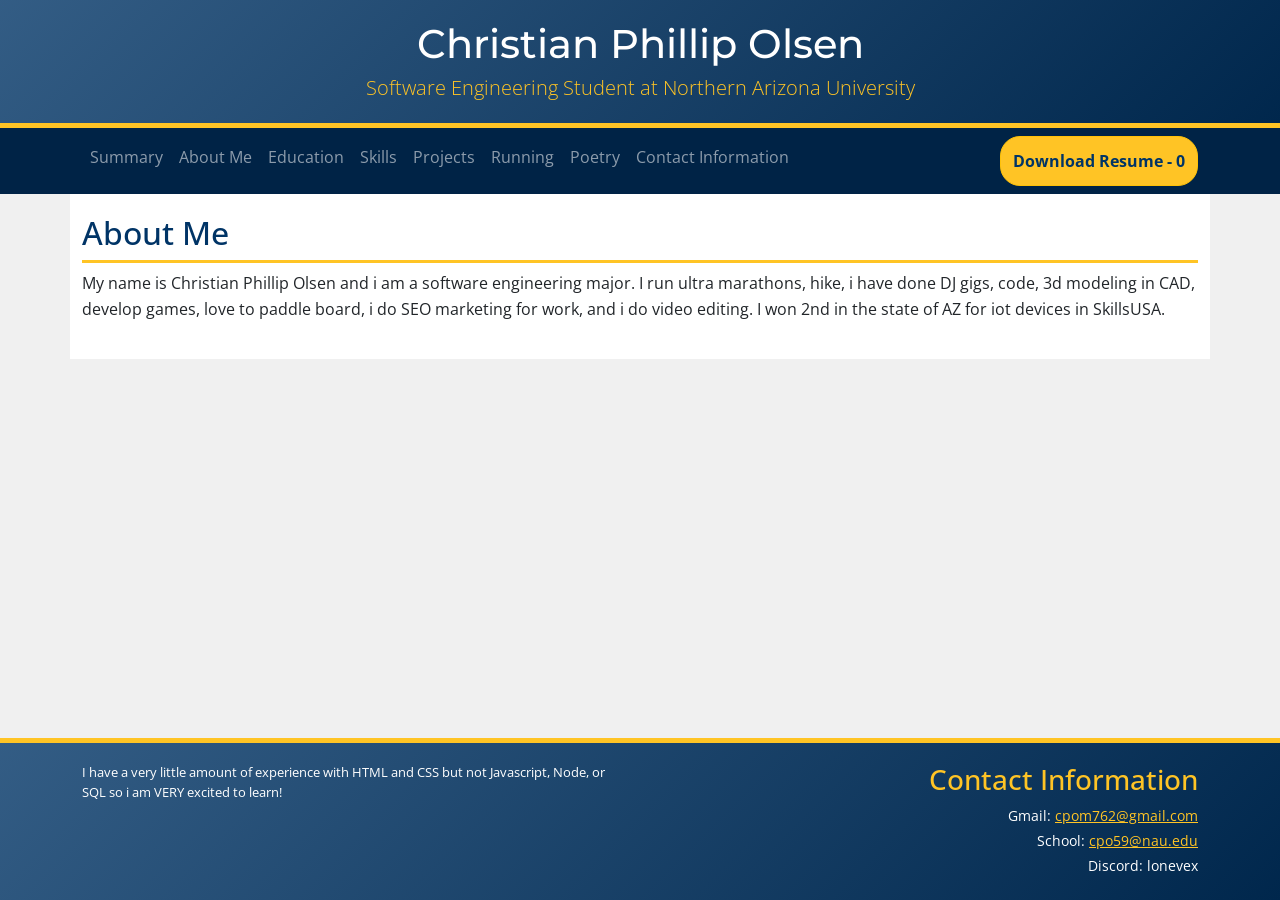
<file: AboutMe.html>
<!DOCTYPE html>
<html lang="en">
<head>
    <meta charset="UTF-8">
    <meta name="viewport" content="width=device-width, initial-scale=1.0">
    <link href="https://cdn.jsdelivr.net/npm/bootstrap@5.3.8/dist/css/bootstrap.min.css" rel="stylesheet">
    <link href="https://fonts.googleapis.com/css2?family=Montserrat:wght@600;800&family=Open+Sans:wght@400;600&display=swap" rel="stylesheet">
    <link rel="stylesheet" href="Master.css">
    <title>About Me</title>
</head>
<body>

    <header class="bg-gradient">
        <div class="container">
            <div class="row">
                <div class="col text-center">
                    <h1>Christian Phillip Olsen</h1>
                    <p class="lead">Software Engineering Student at Northern Arizona University</p>
                </div>
            </div>
        </div>
    </header>
    <nav class="navbar navbar-expand-lg navbar-dark">
        <div class="container">
            <ul class="navbar-nav">
                <li class="nav-item"><a class="nav-link" href="index.html">Summary</a></li>
                <li class="nav-item"><a class="nav-link" href="AboutMe.html">About Me</a></li>
                <li class="nav-item"><a class="nav-link" href="Education.html">Education</a></li>
                <li class="nav-item"><a class="nav-link" href="Skills.html">Skills</a></li>
                <li class="nav-item"><a class="nav-link" href="Projects.html">Projects</a></li>
                <li class="nav-item"><a class="nav-link" href="Running.html">Running</a></li>
                <li class="nav-item"><a class="nav-link" href="Poetry.html">Poetry</a></li>
                <li class="nav-item"><a class="nav-link" href="Contact.html">Contact Information</a></li>
            </ul>
            <a class="resume btn btn-warning" id="resumeButton" href="https://docs.google.com/document/d/1mn1eNetuWI7vO4YYlXjGNv_hZwvM4GlTqqZtdAN6zBE/export?format=pdf">Download Resume - <span id="count">0</span></a>
        </div>
    </nav>

    <main class="container">
        <div class="row">
            <div class="col">
        <h2>About Me</h2>

        <p>
            My name is Christian Phillip Olsen and i am a software engineering major. I run ultra marathons, hike, i have done DJ gigs, code, 3d modeling in CAD, develop games, love to paddle board, i do SEO marketing for work, and i do video editing. I won 2nd in the state of AZ for iot devices in SkillsUSA.
        </p>
            </div>
        </div>
    </main>

    <footer class="bg-gradient">
        <div class="container">
            <div class="row">
                <div class="col-md-6">
                    <p class="note">I have a very little amount of experience with HTML and CSS but not Javascript, Node, or SQL so i am VERY excited to learn!</p>
                </div>
                <div class="contact col-md-6">
                    <h3>Contact Information</h3>
                    <p>Gmail: <a href="mailto:cpom762@gmail.com">cpom762@gmail.com</a></p>
                    <p>School: <a href="mailto:cpo59@nau.edu">cpo59@nau.edu</a></p>
                    <p>Discord: lonevex</p>
                </div>
            </div>
        </div>
    </footer>
<script src="Script.js"></script>
</body>
</html>
</file>
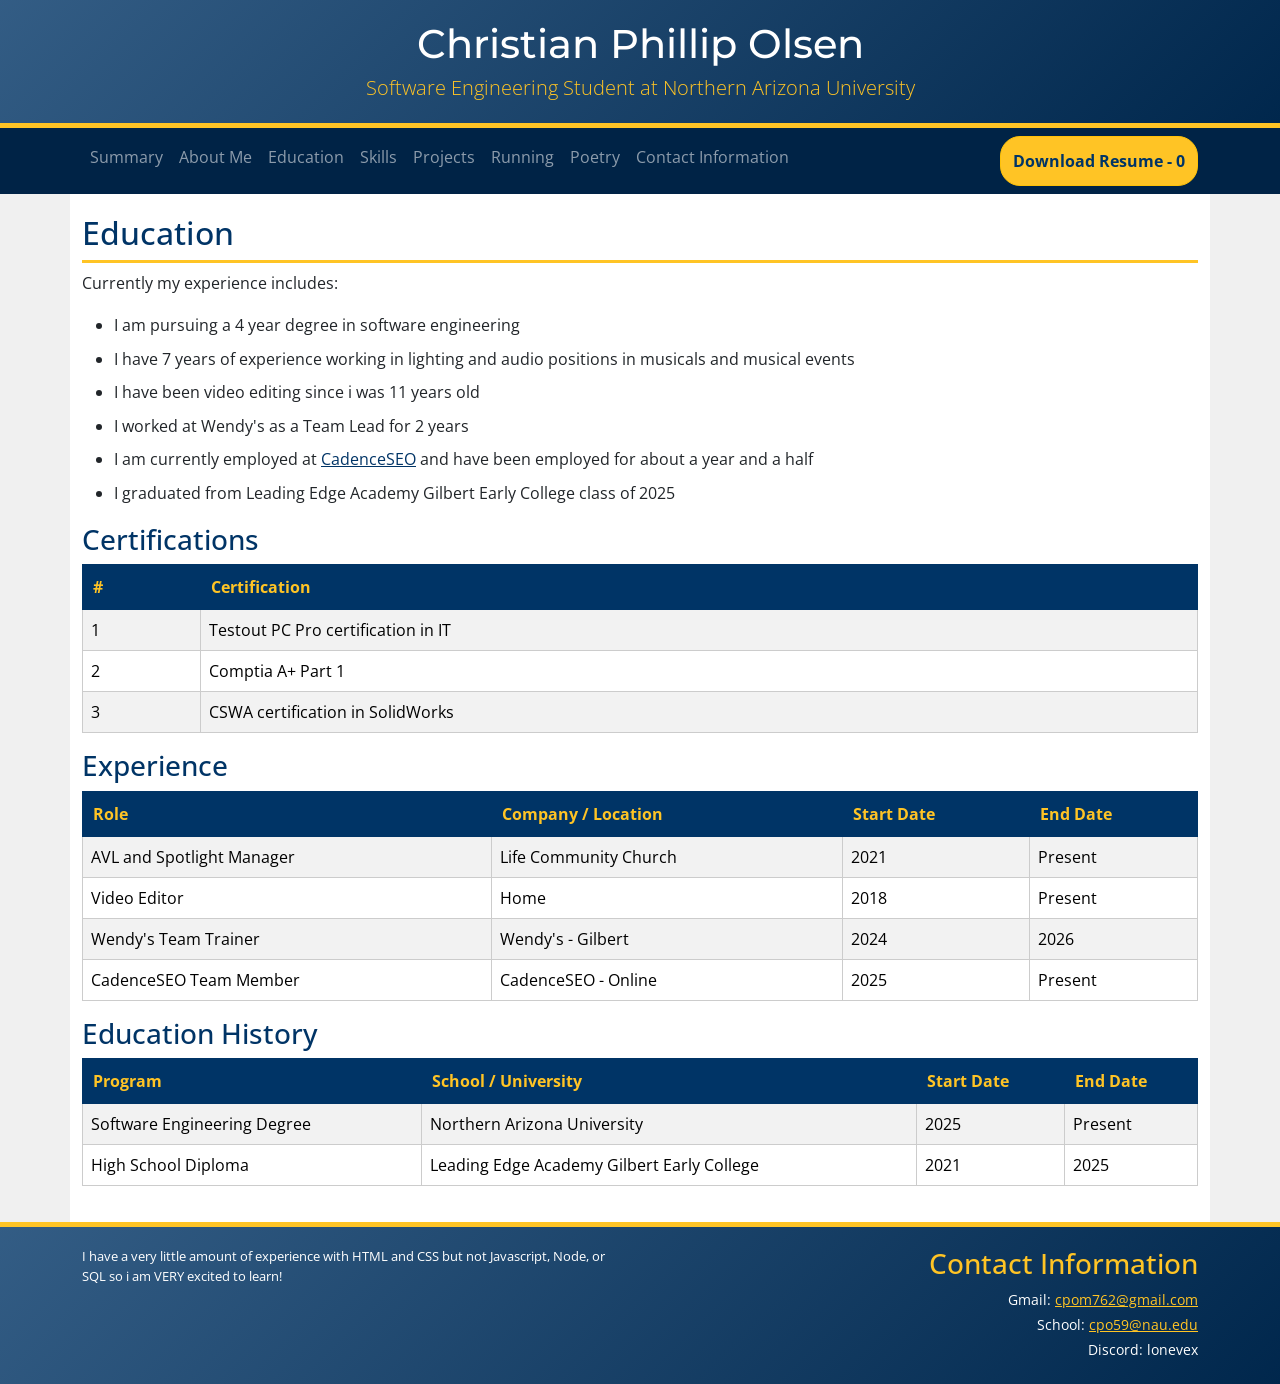
<file: Education.html>
<!DOCTYPE html>
<html lang="en">
<head>
    <meta charset="UTF-8">
    <meta name="viewport" content="width=device-width, initial-scale=1.0">
    <link href="https://cdn.jsdelivr.net/npm/bootstrap@5.3.8/dist/css/bootstrap.min.css" rel="stylesheet">
    <link href="https://fonts.googleapis.com/css2?family=Montserrat:wght@600;800&family=Open+Sans:wght@400;600&display=swap" rel="stylesheet">
    <link rel="stylesheet" href="Master.css">
    <title>Education</title>
</head>
<body>

    <header class="bg-gradient">
        <div class="container">
            <div class="row">
                <div class="col text-center">
                    <h1>Christian Phillip Olsen</h1>
                    <p class="lead">Software Engineering Student at Northern Arizona University</p>
                </div>
            </div>
        </div>
    </header>
    <nav class="navbar navbar-expand-lg navbar-dark">
        <div class="container">
            <ul class="navbar-nav">
                <li class="nav-item"><a class="nav-link" href="index.html">Summary</a></li>
                <li class="nav-item"><a class="nav-link" href="AboutMe.html">About Me</a></li>
                <li class="nav-item"><a class="nav-link" href="Education.html">Education</a></li>
                <li class="nav-item"><a class="nav-link" href="Skills.html">Skills</a></li>
                <li class="nav-item"><a class="nav-link" href="Projects.html">Projects</a></li>
                <li class="nav-item"><a class="nav-link" href="Running.html">Running</a></li>
                <li class="nav-item"><a class="nav-link" href="Poetry.html">Poetry</a></li>
                <li class="nav-item"><a class="nav-link" href="Contact.html">Contact Information</a></li>
            </ul>
            <a class="resume btn btn-warning" id="resumeButton" href="https://docs.google.com/document/d/1mn1eNetuWI7vO4YYlXjGNv_hZwvM4GlTqqZtdAN6zBE/export?format=pdf">Download Resume - <span id="count">0</span></a>
        </div>
    </nav>

    <main class="container">
        <div class="row">
            <div class="col">
                <h2>Education</h2>

                <p>Currently my experience includes:</p>

                <ul>
                    <li>I am pursuing a 4 year degree in software engineering</li>
                    <li>I have 7 years of experience working in lighting and audio positions in musicals and musical events</li>
                    <li>I have been video editing since i was 11 years old</li>
                    <li>I worked at Wendy's as a Team Lead for 2 years</li>
                    <li>I am currently employed at <a href="https://www.cadenceseo.com/">CadenceSEO</a> and have been employed for about a year and a half</li>
                    <li>I graduated from Leading Edge Academy Gilbert Early College class of 2025</li>
                </ul>

                <h3>Certifications</h3>

                    <table class="table table-striped table-hover">
                        <thead>
                            <tr>
                                <th>#</th>
                                <th>Certification</th>
                            </tr>
                        </thead>
                        <tbody>
                            <tr><td>1</td><td>Testout PC Pro certification in IT</td></tr>
                            <tr><td>2</td><td>Comptia A+ Part 1</td></tr>
                            <tr><td>3</td><td>CSWA certification in SolidWorks</td></tr>
                        </tbody>
                        </tbody>
                </table>
                </div>

                <h3>Experience</h3>
                <div id="experienceTable"></div>
                
                <h3>Education History</h3>
                <div id="educationTable"></div>

            </div>
        </div>
    </main>

    <footer class="bg-gradient">
        <div class="container">
            <div class="row">
                <div class="col-md-6">
                    <p class="note">I have a very little amount of experience with HTML and CSS but not Javascript, Node, or SQL so i am VERY excited to learn!</p>
                </div>
                <div class="contact col-md-6">
                    <h3>Contact Information</h3>
                    <p>Gmail: <a href="mailto:cpom762@gmail.com">cpom762@gmail.com</a></p>
                    <p>School: <a href="mailto:cpo59@nau.edu">cpo59@nau.edu</a></p>
                    <p>Discord: lonevex</p>
                </div>
            </div>
        </div>
    </footer>
<script src="Script.js"></script>
</body>
</html>
</file>
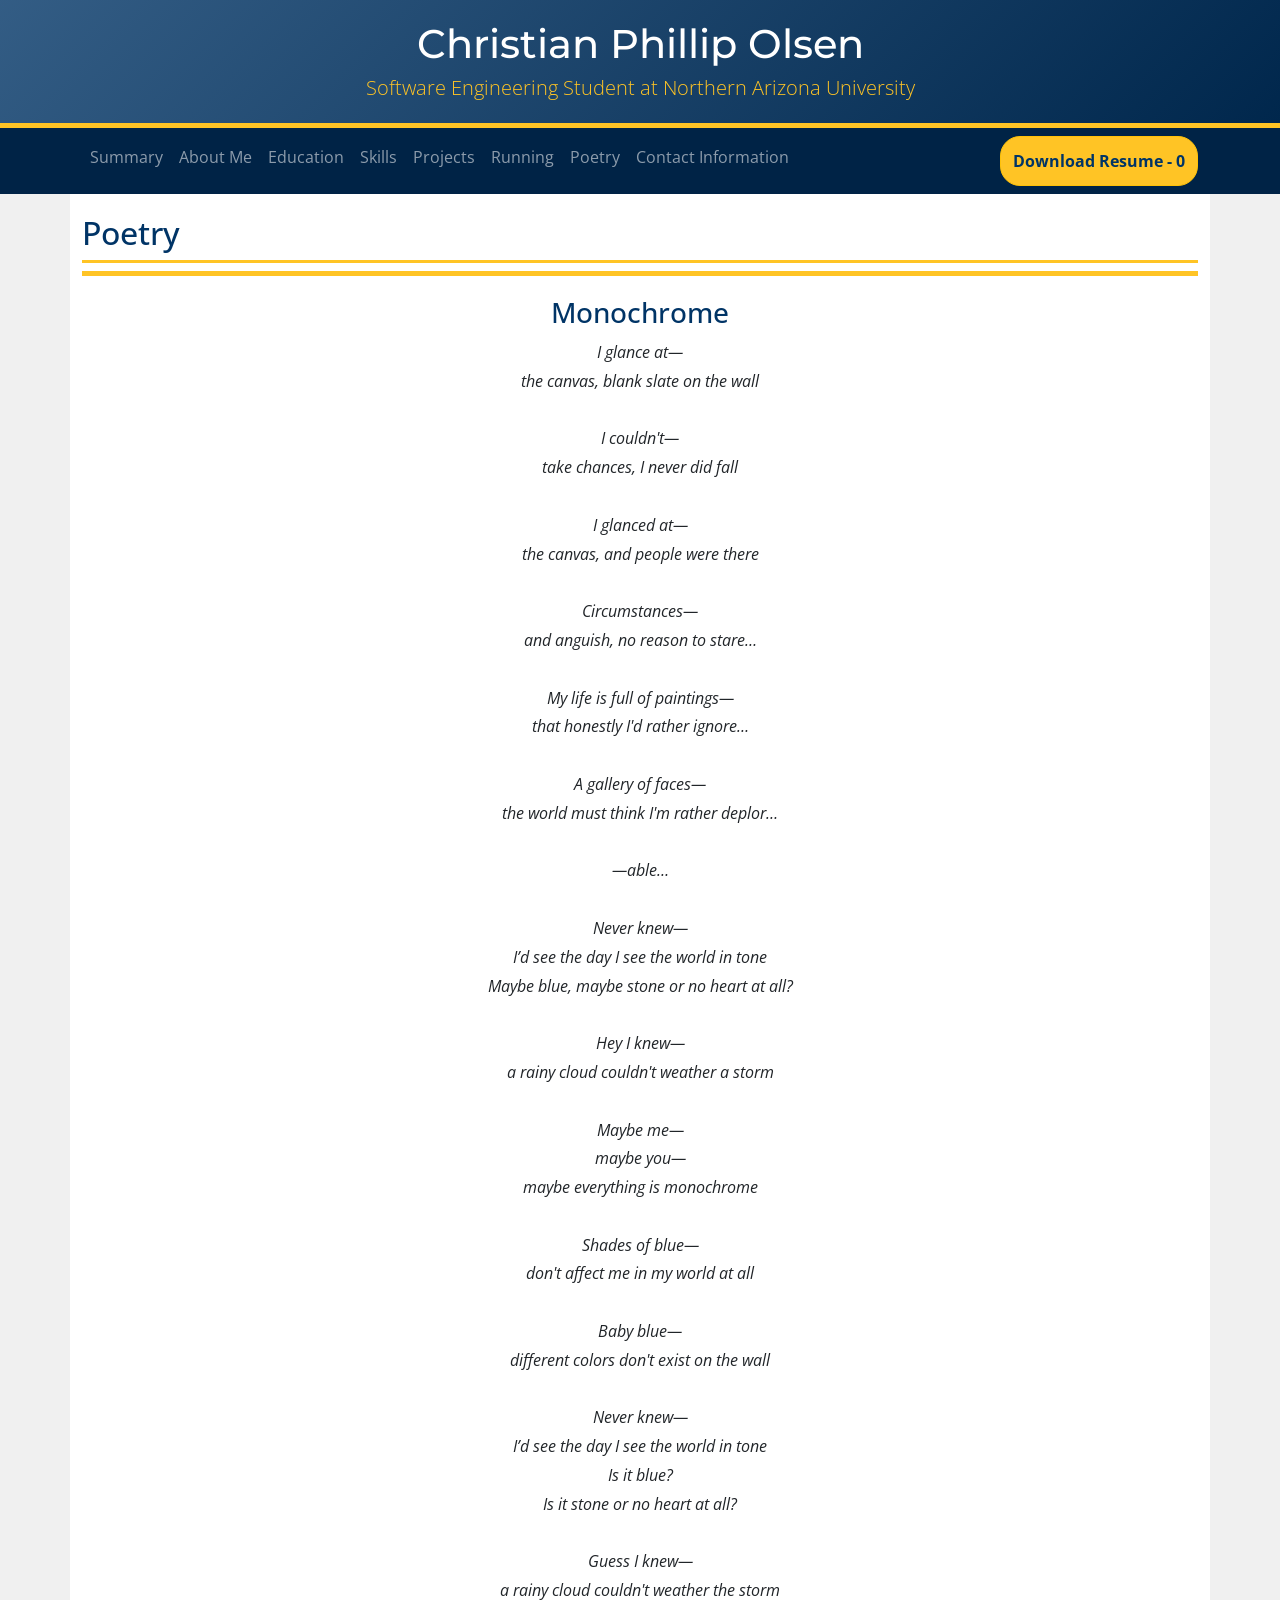
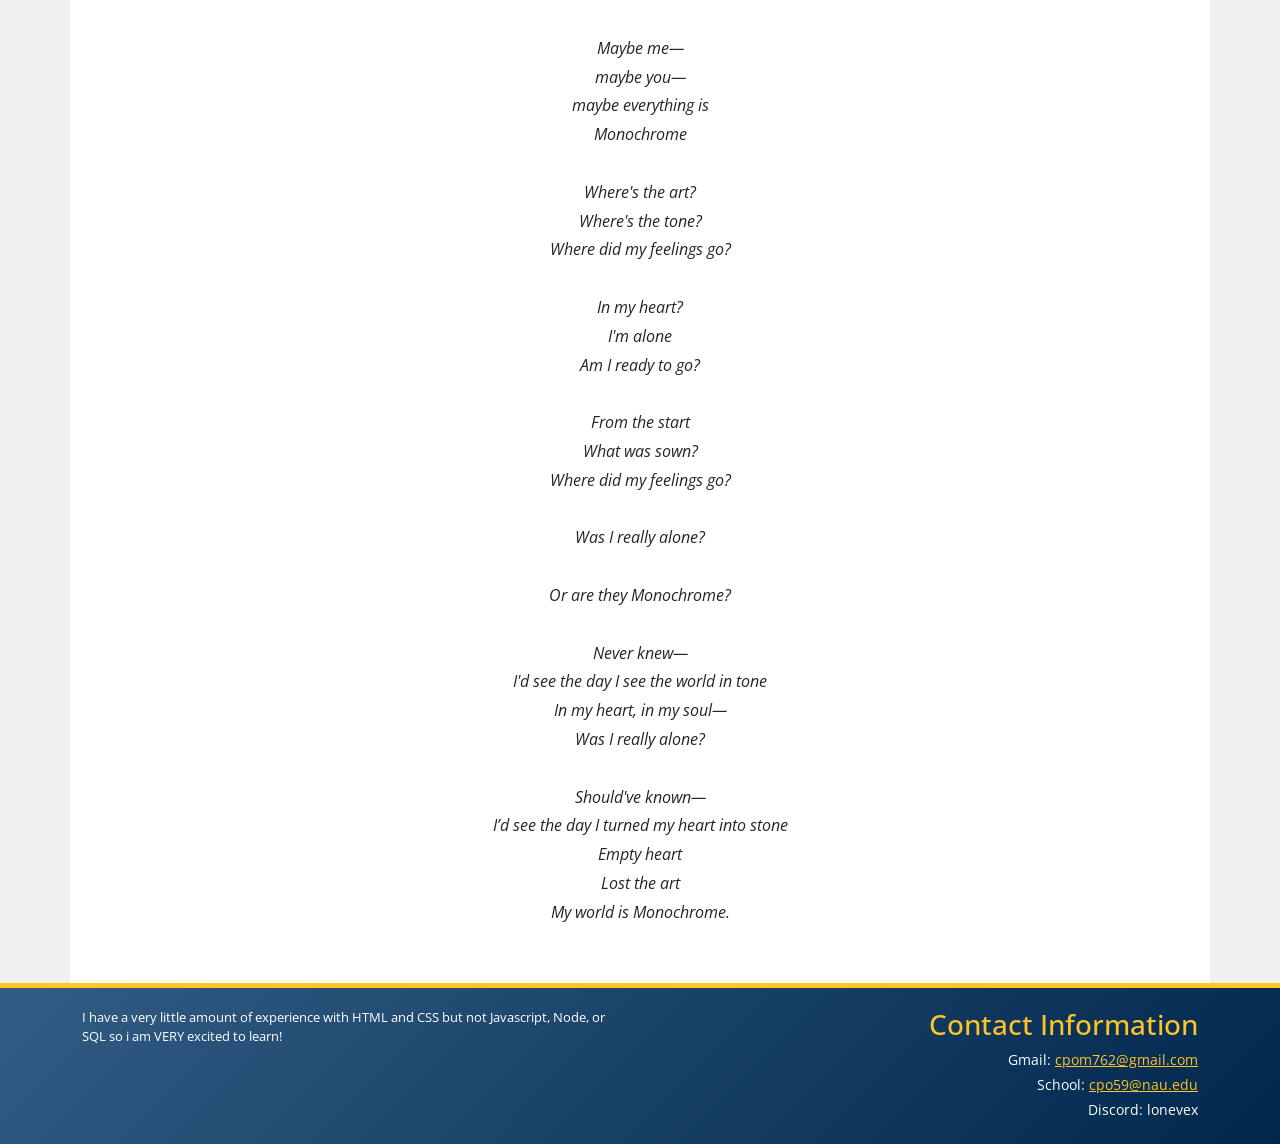
<file: Poetry.html>
<!DOCTYPE html>
<html lang="en">
<head>
    <meta charset="UTF-8">
    <meta name="viewport" content="width=device-width, initial-scale=1.0">
    <link href="https://cdn.jsdelivr.net/npm/bootstrap@5.3.8/dist/css/bootstrap.min.css" rel="stylesheet">
    <link href="https://fonts.googleapis.com/css2?family=Montserrat:wght@600;800&family=Open+Sans:wght@400;600&display=swap" rel="stylesheet">
    <link rel="stylesheet" href="Master.css">
    <title>Poetry</title>
</head>
<body>

    <header class="bg-gradient">
        <div class="container">
            <div class="row">
                <div class="col text-center">
                    <h1>Christian Phillip Olsen</h1>
                    <p class="lead">Software Engineering Student at Northern Arizona University</p>
                </div>
            </div>
        </div>
    </header>
    <nav class="navbar navbar-expand-lg navbar-dark">
        <div class="container">
            <ul class="navbar-nav">
                <li class="nav-item"><a class="nav-link" href="index.html">Summary</a></li>
                <li class="nav-item"><a class="nav-link" href="AboutMe.html">About Me</a></li>
                <li class="nav-item"><a class="nav-link" href="Education.html">Education</a></li>
                <li class="nav-item"><a class="nav-link" href="Skills.html">Skills</a></li>
                <li class="nav-item"><a class="nav-link" href="Projects.html">Projects</a></li>
                <li class="nav-item"><a class="nav-link" href="Running.html">Running</a></li>
                <li class="nav-item"><a class="nav-link" href="Poetry.html">Poetry</a></li>
                <li class="nav-item"><a class="nav-link" href="Contact.html">Contact Information</a></li>
            </ul>
            <a class="resume btn btn-warning" id="resumeButton" href="https://docs.google.com/document/d/1mn1eNetuWI7vO4YYlXjGNv_hZwvM4GlTqqZtdAN6zBE/export?format=pdf">Download Resume - <span id="count">0</span></a>
        </div>
    </nav>

    <main class="container">
        <div class="row">
            <div class="col">
        <h2>Poetry</h2>

        <div class="poem">
            <h3>Monochrome</h3>
            <p>
I glance at—<br>
                the canvas, blank slate on the wall<br>
                <br>
                I couldn't—<br>
                take chances, I never did fall<br>
                <br>
                I glanced at—<br>
                the canvas, and people were there<br>
                <br>
                Circumstances—<br>
                and anguish, no reason to stare…<br>
                <br>
                My life is full of paintings—<br>
                that honestly I'd rather ignore…<br>
                <br>
                A gallery of faces—<br>
                the world must think I'm rather deplor…<br>
                <br>
                —able…<br>
                <br>
                Never knew—<br>
                I’d see the day I see the world in tone<br>
                Maybe blue, maybe stone or no heart at all?<br>
                <br>
                Hey I knew—<br>
                a rainy cloud couldn't weather a storm<br>
                <br>
                Maybe me— <br>
                maybe you— <br>
                maybe everything is monochrome<br>
                <br>
                Shades of blue—<br>
                don't affect me in my world at all<br>
                <br>
                Baby blue—<br>
                different colors don't exist on the wall<br>
                <br>
                Never knew—<br>
                I’d see the day I see the world in tone<br>
                Is it blue?<br>
                Is it stone or no heart at all?<br>
                <br>
                Guess I knew— <br>
                a rainy cloud couldn't weather the storm<br>
                <br>
                Maybe me— <br>
                maybe you— <br>
                maybe everything is<br>
                Monochrome<br>
                <br>
                Where's the art?<br>
                Where's the tone?<br>
                Where did my feelings go?<br>
                <br>
                In my heart?<br>
                I'm alone<br>
                Am I ready to go?<br>
                <br>
                From the start<br>
                What was sown?<br>
                Where did my feelings go?<br>
                <br>
                Was I really alone?<br>
                <br>
                Or are they Monochrome?<br>
                <br>
                Never knew—<br>
                I'd see the day I see the world in tone<br>
                In my heart, in my soul— <br>
                Was I really alone?<br>
                <br>
                Should've known—<br>
                I’d see the day I turned my heart into stone<br>
                Empty heart<br>
                Lost the art<br>
                My world is Monochrome.<br>
            </p>
        </div>
            </div>
        </div>
    </main>

    <footer class="bg-gradient">
        <div class="container">
            <div class="row">
                <div class="col-md-6">
                    <p class="note">I have a very little amount of experience with HTML and CSS but not Javascript, Node, or SQL so i am VERY excited to learn!</p>
                </div>
                <div class="contact col-md-6">
                    <h3>Contact Information</h3>
                    <p>Gmail: <a href="mailto:cpom762@gmail.com">cpom762@gmail.com</a></p>
                    <p>School: <a href="mailto:cpo59@nau.edu">cpo59@nau.edu</a></p>
                    <p>Discord: lonevex</p>
                </div>
            </div>
        </div>
    </footer>
<script src="Script.js"></script>
</body>
</html>
</file>
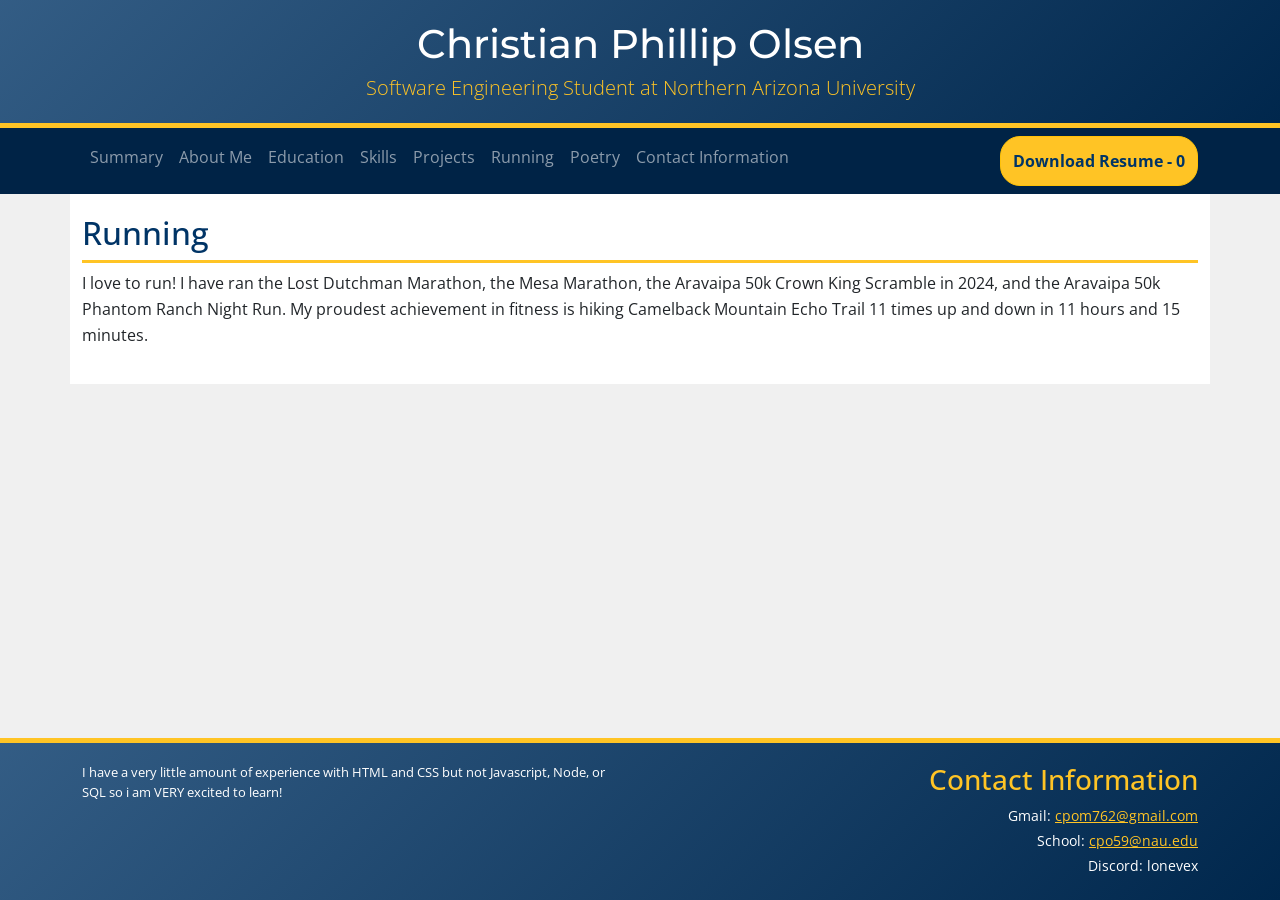
<file: Running.html>
<!DOCTYPE html>
<html lang="en">
<head>
    <meta charset="UTF-8">
    <meta name="viewport" content="width=device-width, initial-scale=1.0">
    <link href="https://cdn.jsdelivr.net/npm/bootstrap@5.3.8/dist/css/bootstrap.min.css" rel="stylesheet">
    <link href="https://fonts.googleapis.com/css2?family=Montserrat:wght@600;800&family=Open+Sans:wght@400;600&display=swap" rel="stylesheet">
    <link rel="stylesheet" href="Master.css">
    <title>Running</title>
</head>
<body>

    <header class="bg-gradient">
        <div class="container">
            <div class="row">
                <div class="col text-center">
                    <h1>Christian Phillip Olsen</h1>
                    <p class="lead">Software Engineering Student at Northern Arizona University</p>
                </div>
            </div>
        </div>
    </header>
    <nav class="navbar navbar-expand-lg navbar-dark">
        <div class="container">
            <ul class="navbar-nav">
                <li class="nav-item"><a class="nav-link" href="index.html">Summary</a></li>
                <li class="nav-item"><a class="nav-link" href="AboutMe.html">About Me</a></li>
                <li class="nav-item"><a class="nav-link" href="Education.html">Education</a></li>
                <li class="nav-item"><a class="nav-link" href="Skills.html">Skills</a></li>
                <li class="nav-item"><a class="nav-link" href="Projects.html">Projects</a></li>
                <li class="nav-item"><a class="nav-link" href="Running.html">Running</a></li>
                <li class="nav-item"><a class="nav-link" href="Poetry.html">Poetry</a></li>
                <li class="nav-item"><a class="nav-link" href="Contact.html">Contact Information</a></li>
            </ul>
            <a class="resume btn btn-warning" id="resumeButton" href="https://docs.google.com/document/d/1mn1eNetuWI7vO4YYlXjGNv_hZwvM4GlTqqZtdAN6zBE/export?format=pdf">Download Resume - <span id="count">0</span></a>
        </div>
    </nav>

    <main class="container">
        <div class="row">
            <div class="col">
        <h2>Running</h2>

        <p>
            I love to run! I have ran the Lost Dutchman Marathon, the Mesa Marathon, the Aravaipa 50k Crown King Scramble in 2024, and the Aravaipa 50k Phantom Ranch Night Run. My proudest achievement in fitness is hiking Camelback Mountain Echo Trail 11 times up and down in 11 hours and 15 minutes.
        </p>
            </div>
        </div>
    </main>

    <footer class="bg-gradient">
        <div class="container">
            <div class="row">
                <div class="col-md-6">
                    <p class="note">I have a very little amount of experience with HTML and CSS but not Javascript, Node, or SQL so i am VERY excited to learn!</p>
                </div>
                <div class="contact col-md-6">
                    <h3>Contact Information</h3>
                    <p>Gmail: <a href="mailto:cpom762@gmail.com">cpom762@gmail.com</a></p>
                    <p>School: <a href="mailto:cpo59@nau.edu">cpo59@nau.edu</a></p>
                    <p>Discord: lonevex</p>
                </div>
            </div>
        </div>
    </footer>
<script src="Script.js"></script>
</body>
</html>
</file>
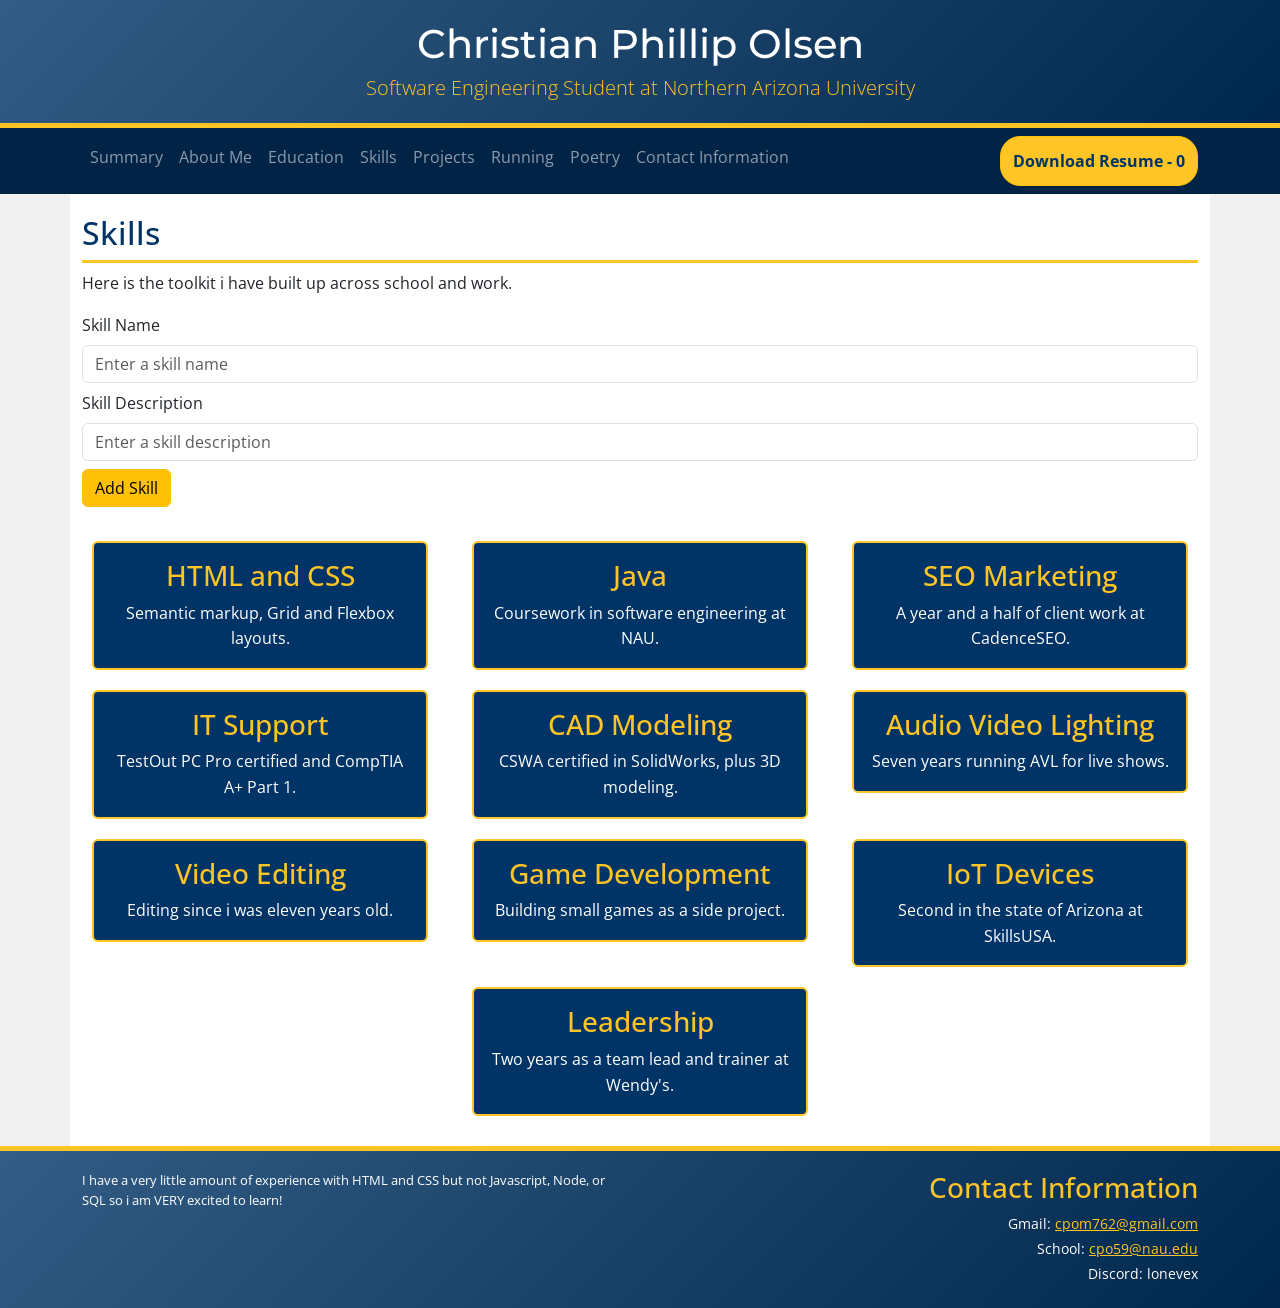
<file: Skills.html>
<!DOCTYPE html>
<html lang="en">
<head>
    <meta charset="UTF-8">
    <meta name="viewport" content="width=device-width, initial-scale=1.0">
    <link href="https://cdn.jsdelivr.net/npm/bootstrap@5.3.8/dist/css/bootstrap.min.css" rel="stylesheet">
    <link href="https://fonts.googleapis.com/css2?family=Montserrat:wght@600;800&family=Open+Sans:wght@400;600&display=swap" rel="stylesheet">
    <link rel="stylesheet" href="Master.css">
    <title>Skills</title>
</head>
<body>

    <header class="bg-gradient">
        <div class="container">
            <div class="row">
                <div class="col text-center">
                    <h1>Christian Phillip Olsen</h1>
                    <p class="lead">Software Engineering Student at Northern Arizona University</p>
                </div>
            </div>
        </div>
    </header>
    <nav class="navbar navbar-expand-lg navbar-dark">
        <div class="container">
            <ul class="navbar-nav">
                <li class="nav-item"><a class="nav-link" href="index.html">Summary</a></li>
                <li class="nav-item"><a class="nav-link" href="AboutMe.html">About Me</a></li>
                <li class="nav-item"><a class="nav-link" href="Education.html">Education</a></li>
                <li class="nav-item"><a class="nav-link" href="Skills.html">Skills</a></li>
                <li class="nav-item"><a class="nav-link" href="Projects.html">Projects</a></li>
                <li class="nav-item"><a class="nav-link" href="Running.html">Running</a></li>
                <li class="nav-item"><a class="nav-link" href="Poetry.html">Poetry</a></li>
                <li class="nav-item"><a class="nav-link" href="Contact.html">Contact Information</a></li>
            </ul>
            <a class="resume btn btn-warning" id="resumeButton" href="https://docs.google.com/document/d/1mn1eNetuWI7vO4YYlXjGNv_hZwvM4GlTqqZtdAN6zBE/export?format=pdf">Download Resume - <span id="count">0</span></a>
        </div>
    </nav>

    <main class="container">
        <div class="row">
            <div class="col">
        <h2>Skills</h2>
        <p>Here is the toolkit i have built up across school and work.</p>

        <form id="skillForm" class="mb-4">
            <label for="skillInputName" class="form-label">Skill Name</label>
            <input type="text" id="skillInputName" class="form-control mb-2" placeholder="Enter a skill name" required>

            <label for="skillInputDescription" class="form-label">Skill Description</label>
            <input type="text" id="skillInputDescription" class="form-control mb-2" placeholder="Enter a skill description" required>

            <button type="submit" class="btn btn-warning">Add Skill</button>
        </form>


        <div class="skills row" id="skillList">
            <div class="col-md-4">
                <div class="skill card">
                    <div class="card-body">
                        <h3 class="card-title">HTML and CSS</h3>
                        <p class="card-text">Semantic markup, Grid and Flexbox layouts.</p>
                    </div>
                </div>
            </div>

            <div class="col-md-4">
                <div class="skill card">
                    <div class="card-body">
                        <h3 class="card-title">Java</h3>
                        <p class="card-text">Coursework in software engineering at NAU.</p>
                    </div>
                </div>
            </div>

            <div class="col-md-4">
                <div class="skill card">
                    <div class="card-body">
                        <h3 class="card-title">SEO Marketing</h3>
                        <p class="card-text">A year and a half of client work at CadenceSEO.</p>
                    </div>
                </div>
            </div>

            <div class="col-md-4">
                <div class="skill card">
                    <div class="card-body">
                        <h3 class="card-title">IT Support</h3>
                        <p class="card-text">TestOut PC Pro certified and CompTIA A+ Part 1.</p>
                    </div>
                </div>
            </div>

            <div class="col-md-4">
                <div class="skill card">
                    <div class="card-body">
                        <h3 class="card-title">CAD Modeling</h3>
                        <p class="card-text">CSWA certified in SolidWorks, plus 3D modeling.</p>
                    </div>
                </div>
            </div>

            <div class="col-md-4">
                <div class="skill card">
                    <div class="card-body">
                        <h3 class="card-title">Audio Video Lighting</h3>
                        <p class="card-text">Seven years running AVL for live shows.</p>
                    </div>
                </div>
            </div>

            <div class="col-md-4">
                <div class="skill card">
                    <div class="card-body">
                        <h3 class="card-title">Video Editing</h3>
                        <p class="card-text">Editing since i was eleven years old.</p>
                    </div>
                </div>
            </div>

            <div class="col-md-4">
                <div class="skill card">
                    <div class="card-body">
                        <h3 class="card-title">Game Development</h3>
                        <p class="card-text">Building small games as a side project.</p>
                    </div>
                </div>
            </div>

            <div class="col-md-4">
                <div class="skill card">
                    <div class="card-body">
                        <h3 class="card-title">IoT Devices</h3>
                        <p class="card-text">Second in the state of Arizona at SkillsUSA.</p>
                    </div>
                </div>
            </div>

            <div class="col-md-4">
                <div class="skill card">
                    <div class="card-body">
                        <h3 class="card-title">Leadership</h3>
                        <p class="card-text">Two years as a team lead and trainer at Wendy's.</p>
                    </div>
                </div>
            </div>
        </div>
            </div>
        </div>
    </main>

    <footer class="bg-gradient">
        <div class="container">
            <div class="row">
                <div class="col-md-6">
                    <p class="note">I have a very little amount of experience with HTML and CSS but not Javascript, Node, or SQL so i am VERY excited to learn!</p>
                </div>
                <div class="contact col-md-6">
                    <h3>Contact Information</h3>
                    <p>Gmail: <a href="mailto:cpom762@gmail.com">cpom762@gmail.com</a></p>
                    <p>School: <a href="mailto:cpo59@nau.edu">cpo59@nau.edu</a></p>
                    <p>Discord: lonevex</p>
                </div>
            </div>
        </div>
    </footer>
<script src="Script.js"></script>
</body>
</html>
</file>
<file: Master.css>
body {
    margin: 0;
    font-family: 'Open Sans', Arial, sans-serif;
    background-color: #f0f0f0;
    display: flex;
    flex-direction: column;
    min-height: 100vh;
}

header,
footer {
    --bs-gradient: linear-gradient(135deg, rgba(255, 255, 255, 0.2), rgba(0, 0, 0, 0.25));
}

header {
    background-color: #003466;
    border-bottom: 5px solid #ffc425;
    padding: 20px;
}

.navbar {
    background-color: #002346;
}

main {
    background-color: #ffffff;
    padding: 20px;
}

footer {
    background-color: #003466;
    border-top: 5px solid #ffc425;
    margin-top: auto;
    padding: 20px;
    position: relative;
}

header h1 {
    font-family: 'Montserrat', sans-serif;
    margin: 0;
    color: #ffffff;
}

header p {
    margin: 5px 0 0 0;
    color: #ffc425;
}

nav ul {
    list-style-type: none;
    margin: 0;
    padding: 0;

    display: flex;
    flex-direction: column;
    justify-content: flex-start;
    align-items: stretch;
}

nav li {
    margin-bottom: 8px;
}

nav a {
    display: block;
    padding: 10px;
    color: #ffffff;
    text-decoration: none;
}

nav a:hover {
    background-color: #003466;
    color: #ffc425;
}

.resume {
    background-color: #ffc425;
    color: #003466;
    padding: 12px;
    border-radius: 20px;
    font-weight: bold;
    text-align: center;
    text-decoration: none;
}

.resume:hover {
    background-color: #ffffff;
    transform: scale(1.1);
    transition: transform 0.2s ease-in;
}

main h2 {
    color: #003466;
    border-bottom: 3px solid #ffc425;
    padding-bottom: 8px;
}

main h3 {
    color: #003466;
}

main p {
    line-height: 1.6;
}

main li {
    line-height: 1.6;
    margin-bottom: 8px;
}

main a {
    color: #003466;
}

main img {
    width: 300px;
    border: 3px solid #003466;
}

main video {
    width: 500px;
    max-width: 100%;
    border: 3px solid #003466;
}

table {
    width: 100%;
    border-collapse: collapse;
}

.table th {
    background-color: #003466;
    color: #ffc425;
    border: 1px solid #003466;
    padding: 10px;
    text-align: left;
}

td {
    border: 1px solid #cccccc;
    padding: 10px;
}

.skills {
    display: flex;
    flex-direction: row;
    flex-wrap: wrap;
    justify-content: center;
    align-items: stretch;
}

.skill {
    background-color: #003466;
    border: 2px solid #ffc425;
    margin: 10px;
    text-align: center;
}

.skills .skill:hover {
    background-color: #002346;
    border-color: #003466;
    transition: 0.3s ease-in-out;
    transform: scale(1.05);
}

.skill h3 {
    margin: 0 0 8px 0;
    color: #ffc425;
}

.skill p {
    margin: 0;
    color: #ffffff;
}

.project {
    border: 2px solid #003466;
    padding: 15px;
    margin-bottom: 20px;
}

.projectimages {
    display: flex;
    flex-direction: row;
    justify-content: space-evenly;
    padding: 30px;
    background-color: #003466;
    margin: 15px;
    border-bottom: 5px solid #ffc425;
    border-radius: 25px 25px 0 0;
    flex-wrap: wrap;
    align-content: space-evenly;

}

.projectimages img {
    border: 2px solid black;
    border-radius: 50px;
    margin: 15px;
}

.projectimages img:hover {
    transform: scale(1.2);
    transition: transform 0.2s ease-out;
}


.poem {
    border-top: 5px solid #ffc425;
    padding: 20px;
}

.poem h3 {
    text-align: center;
}

.poem p {
    font-style: italic;
    text-align: center;
    line-height: 1.8;
}

.contact {
    text-align: right;
}

.note {
    font-size: 13px;
    color: #ffffff;
}

.contact h3 {
    margin: 0 0 8px 0;
    color: #ffc425;
}

.contact p {
    margin: 4px 0;
    font-size: 14px;
    color: #ffffff;
}

.contact a {
    color: #ffc425;
}
</file>
